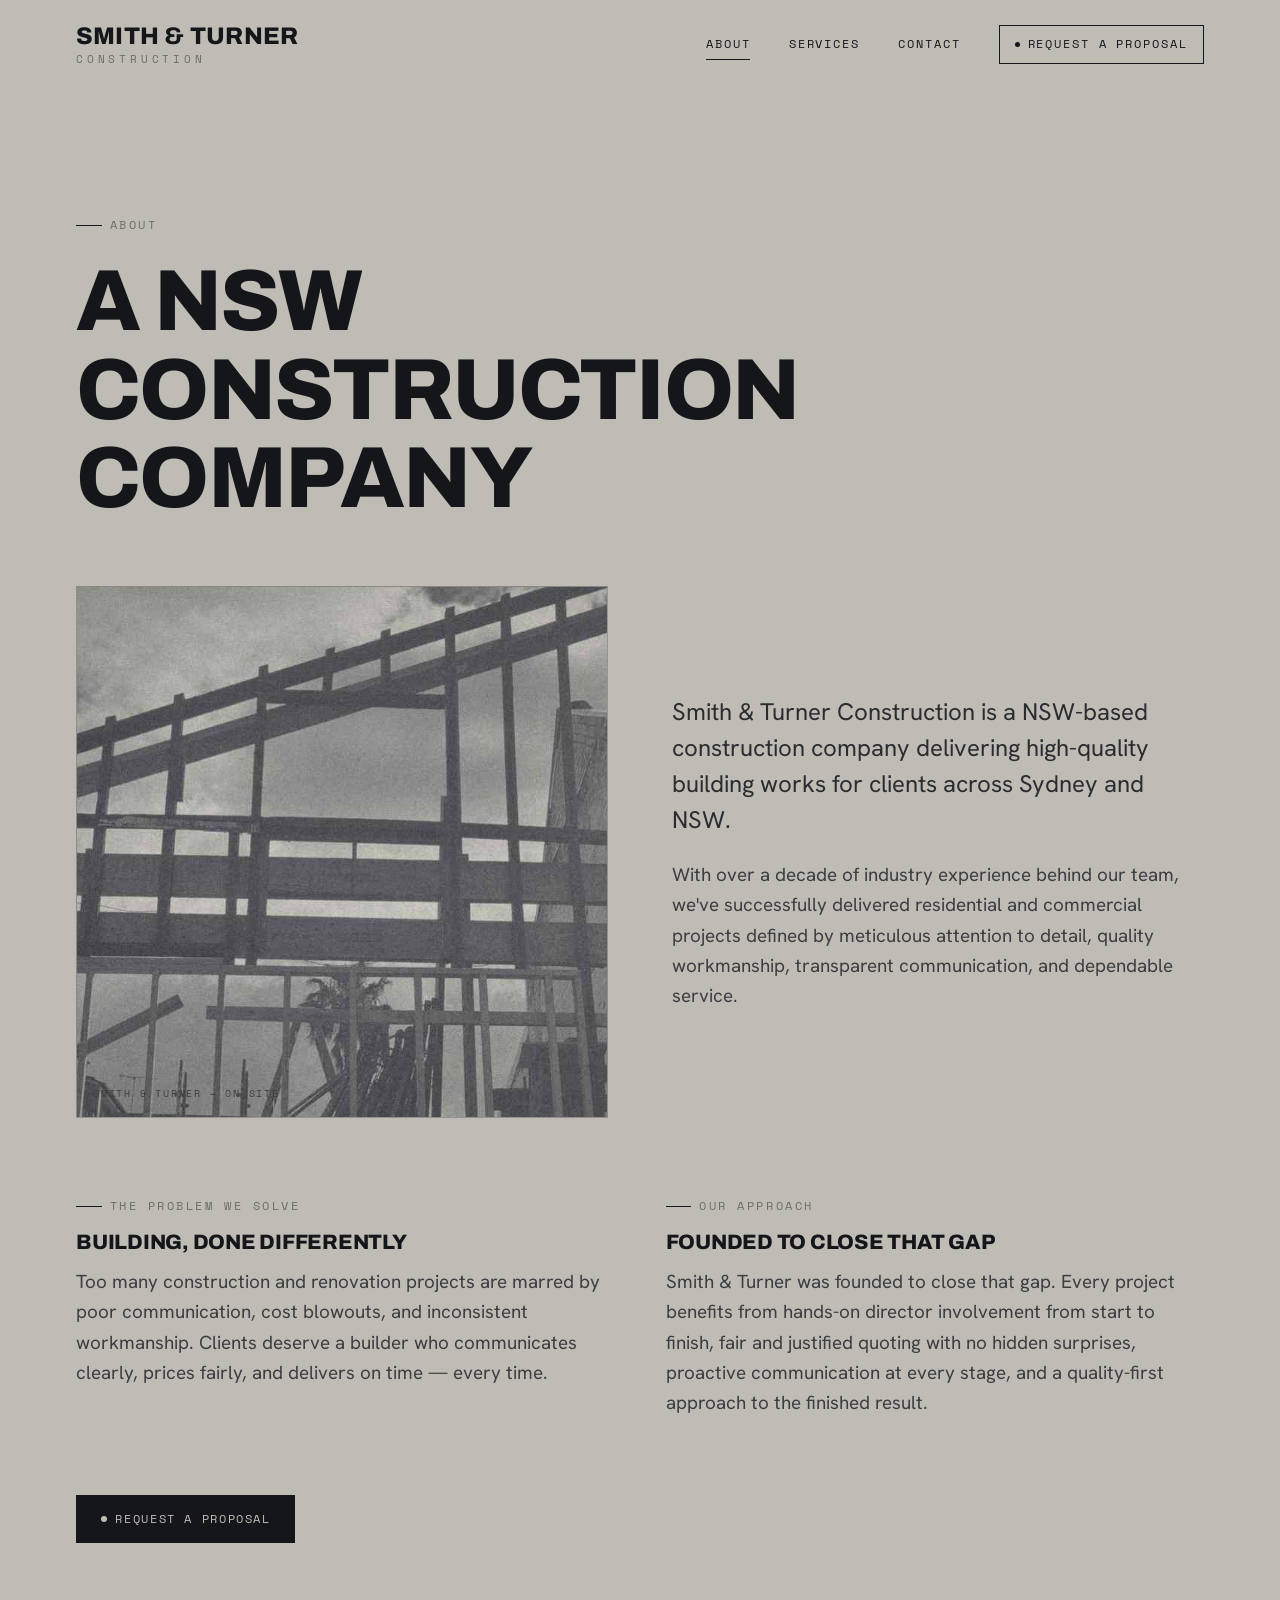
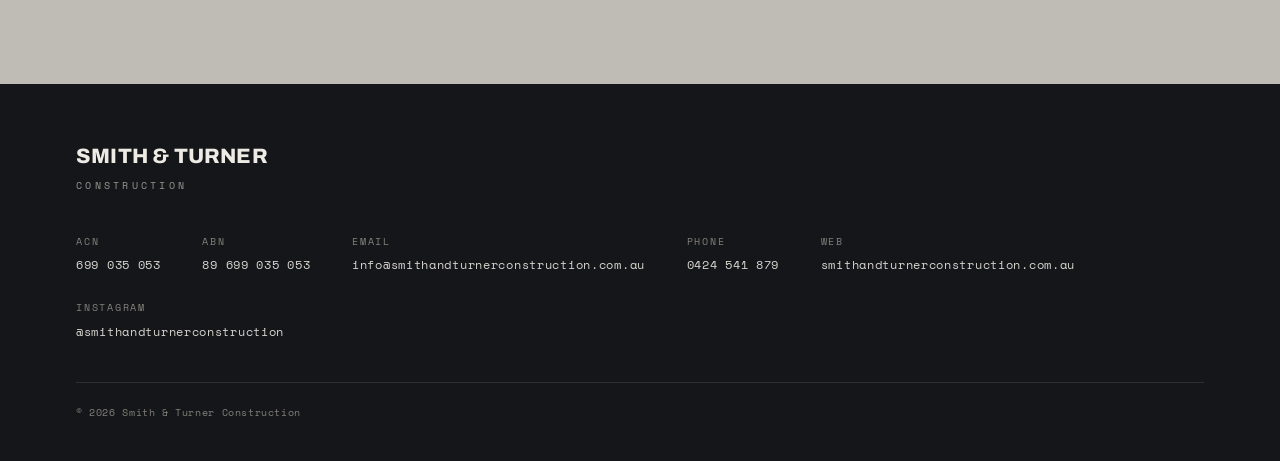
<file: about.html>
<!DOCTYPE html>
<html lang="en-AU">
<head>
<meta charset="UTF-8">
<meta name="viewport" content="width=device-width, initial-scale=1">
<title>About — Smith &amp; Turner Construction | Sydney &amp; NSW</title>
<link rel="icon" href="/favicon.ico" sizes="any">
<link rel="icon" type="image/svg+xml" href="/favicon.svg">
<link rel="apple-touch-icon" href="/apple-touch-icon.png">
<meta name="description" content="Smith &amp; Turner Construction is a NSW-based construction company delivering high-quality building works for clients across Sydney and NSW.">
<meta name="theme-color" content="#BEBCB5">
<link rel="preconnect" href="https://fonts.googleapis.com">
<link rel="preconnect" href="https://fonts.gstatic.com" crossorigin>
<link href="https://fonts.googleapis.com/css2?family=Archivo:wght@600;700;800;900&family=Hanken+Grotesk:wght@300;400;500&family=Space+Mono:wght@400;700&display=swap" rel="stylesheet">
<link rel="stylesheet" href="assets/lux.css">
</head>
<body>
<div class="progress"><div class="progress__bar"></div></div>

<header class="hd">
  <div class="wrap hd__in">
    <a class="brand" href="index.html" aria-label="Smith and Turner Construction">
      <span class="brand__n">Smith &amp; Turner</span>
      <span class="brand__s">Construction</span>
    </a>
    <nav class="nav" aria-label="Primary">
      <div class="nav__links">
        <a href="about.html" aria-current="page">About</a>
        <a href="services.html">Services</a>
        <a href="index.html#contact">Contact</a>
      </div>
      <a class="nav__cta" href="index.html#contact"><span class="dot"></span>Request a proposal</a>
    </nav>
    <button class="burger" aria-label="Open menu" aria-expanded="false"><span></span><span></span><span></span></button>
  </div>
</header>
<div class="mnav">
  <a href="about.html">About <span class="i">01</span></a>
  <a href="services.html">Services <span class="i">02</span></a>
  <a href="index.html#contact">Contact <span class="i">03</span></a>
  <a class="mcta" href="index.html#contact">Request a proposal</a>
</div>

<main>
  <section class="section section--first" aria-label="About">
    <div class="wrap">
      <div class="page-intro reveal">
        <p class="label">About</p>
        <h1>A NSW construction company</h1>
      </div>

      <div class="about-intro" style="margin-top:clamp(2.5rem,5vw,4.5rem)">
        <div class="about__stage reveal">
          <span class="about__ph ph-about" role="img" aria-label="Smith and Turner project on site"></span>
          <span class="cap">Smith &amp; Turner — on site</span>
        </div>
        <div class="reveal">
          <p class="lead">Smith &amp; Turner Construction is a NSW-based construction company delivering high-quality building works for clients across Sydney and NSW.</p>
          <p style="margin-top:1.4rem">With over a decade of industry experience behind our team, we've successfully delivered residential and commercial projects defined by meticulous attention to detail, quality workmanship, transparent communication, and dependable service.</p>
        </div>
      </div>

      <div class="about-detail">
        <div class="reveal">
          <p class="label">The problem we solve</p>
          <h3>Building, done differently</h3>
          <p>Too many construction and renovation projects are marred by poor communication, cost blowouts, and inconsistent workmanship. Clients deserve a builder who communicates clearly, prices fairly, and delivers on time — every time.</p>
        </div>
        <div class="reveal">
          <p class="label">Our approach</p>
          <h3>Founded to close that gap</h3>
          <p>Smith &amp; Turner was founded to close that gap. Every project benefits from hands-on director involvement from start to finish, fair and justified quoting with no hidden surprises, proactive communication at every stage, and a quality-first approach to the finished result.</p>
        </div>
      </div>

      <div class="reveal" style="margin-top:clamp(3rem,6vw,5rem)">
        <a class="btn btn--solid" href="index.html#contact"><span class="dot"></span>Request a proposal</a>
      </div>
    </div>
  </section>
</main>

<footer class="foot">
  <div class="wrap">
    <div class="foot__row">
      <div class="foot__brand"><span class="brand__n">Smith &amp; Turner</span><span class="brand__s">Construction</span></div>
      <div class="foot__reg">
        <div><span class="k">ACN</span><span class="v">699 035 053</span></div>
        <div><span class="k">ABN</span><span class="v">89 699 035 053</span></div>
        <div><span class="k">Email</span><a class="v" href="mailto:info@smithandturnerconstruction.com.au">info@smithandturnerconstruction.com.au</a></div>
        <div><span class="k">Phone</span><a class="v" href="tel:0424541879">0424 541 879</a></div>
        <div><span class="k">Web</span><a class="v" href="https://www.smithandturnerconstruction.com.au">smithandturnerconstruction.com.au</a></div>
        <div><span class="k">Instagram</span><a class="v" href="https://www.instagram.com/smithandturnerconstruction" target="_blank" rel="noopener">@smithandturnerconstruction</a></div>
      </div>
    </div>
    <div class="foot__base">&copy; <span data-year>2026</span> Smith &amp; Turner Construction</div>
  </div>
</footer>
<script src="assets/lux.js"></script>
</body>
</html>
</file>
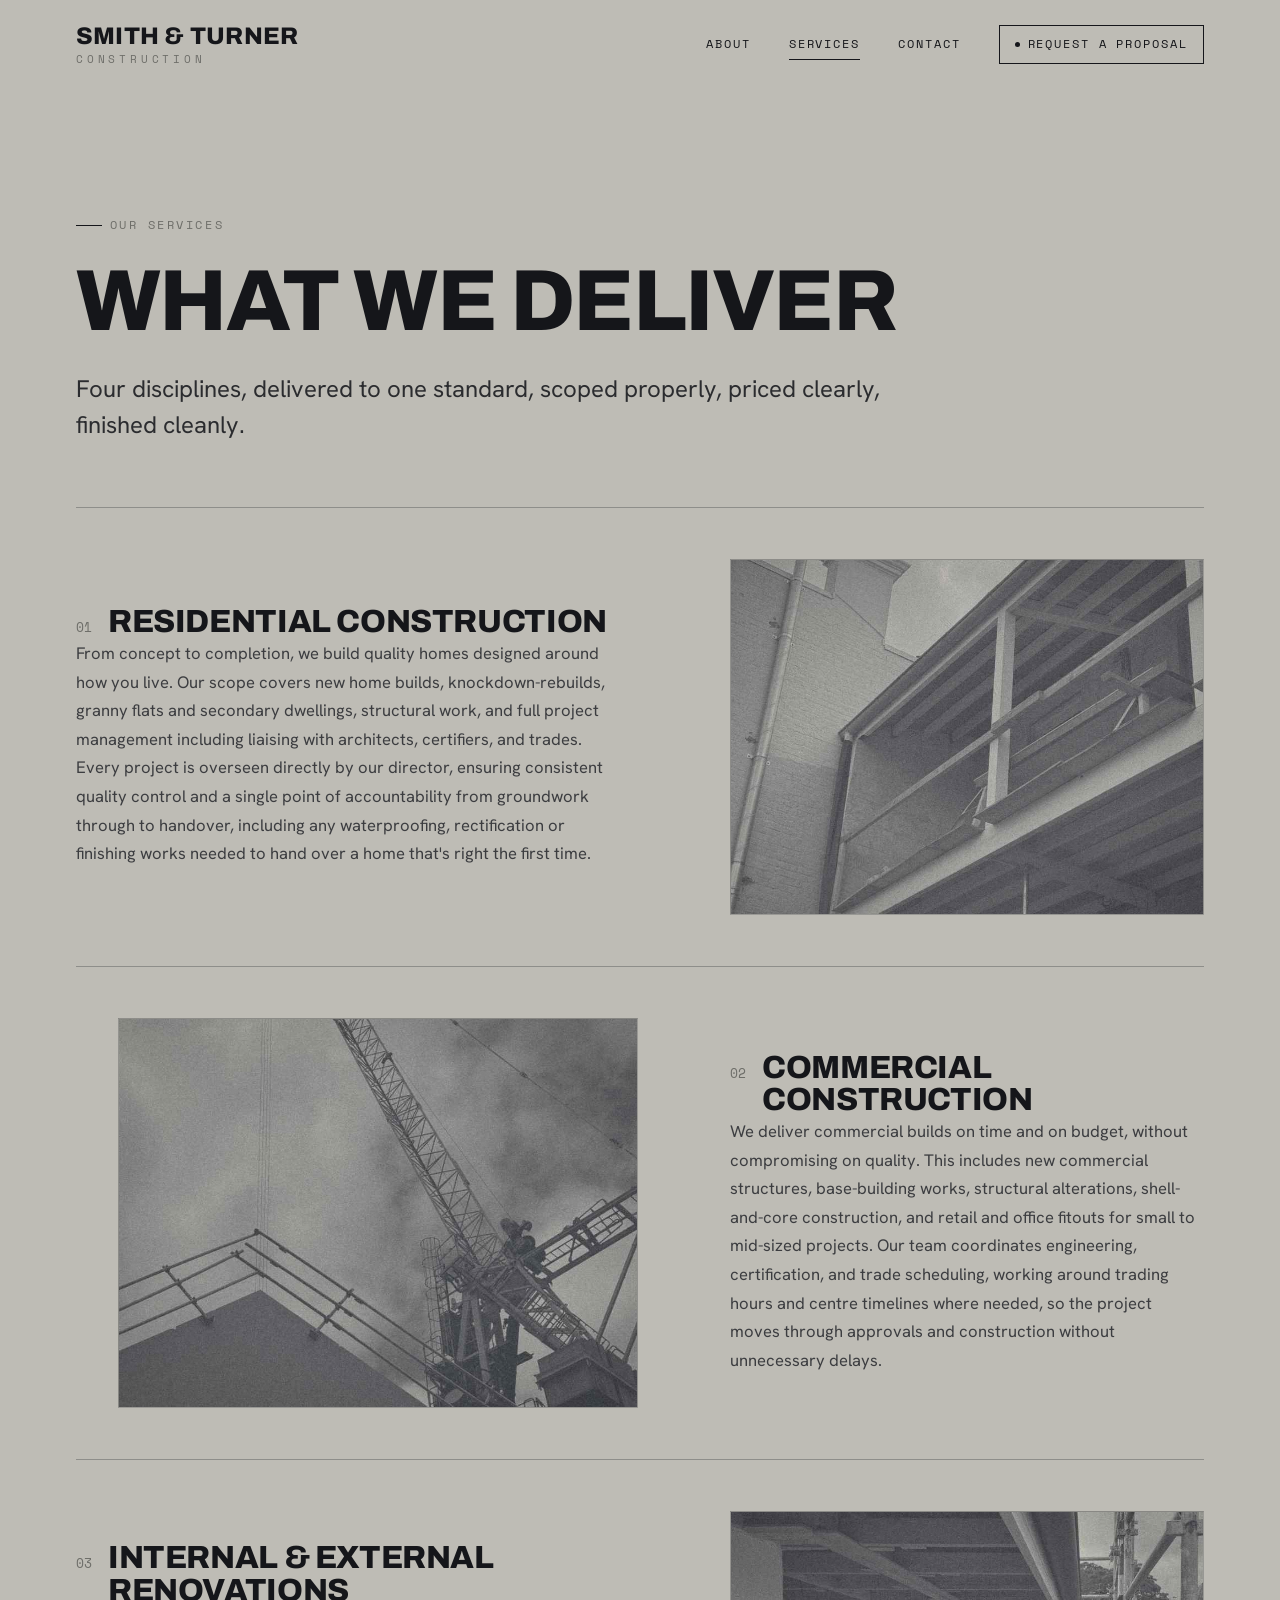
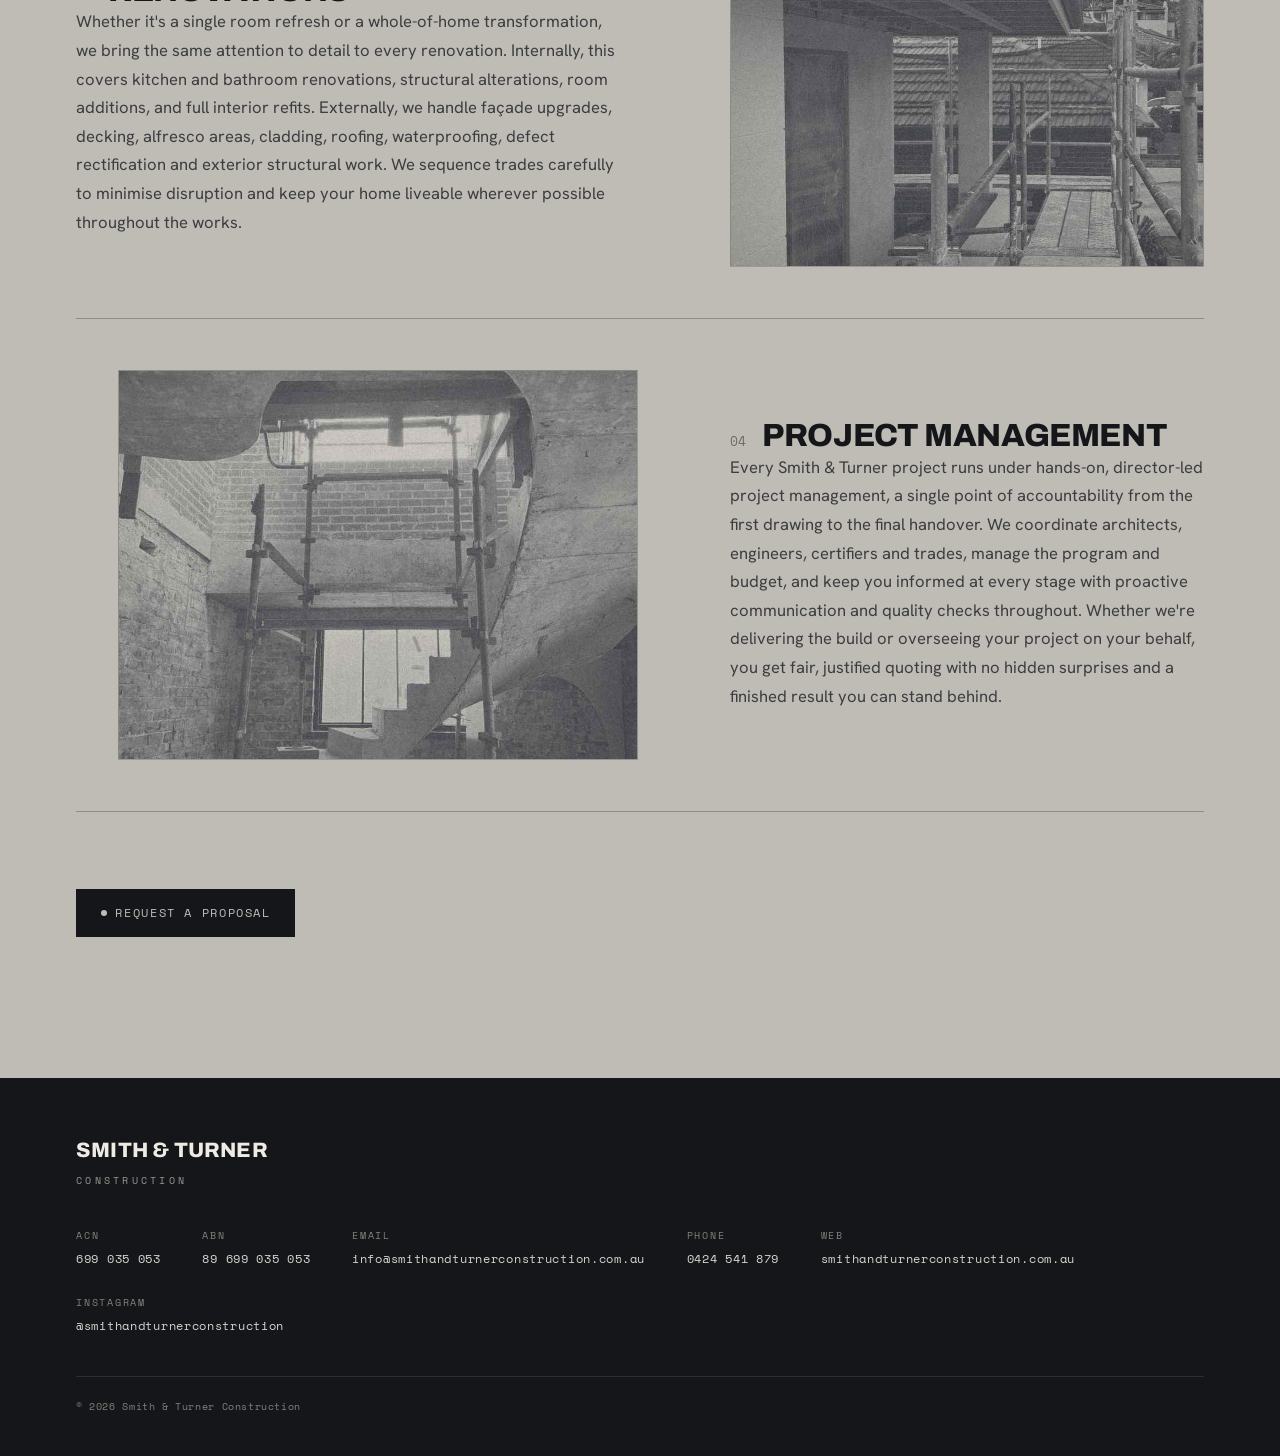
<file: services.html>
<!DOCTYPE html>
<html lang="en-AU">
<head>
<meta charset="UTF-8">
<meta name="viewport" content="width=device-width, initial-scale=1">
<title>Services — Smith &amp; Turner Construction | Sydney &amp; NSW</title>
<link rel="icon" href="/favicon.ico" sizes="any">
<link rel="icon" type="image/svg+xml" href="/favicon.svg">
<link rel="apple-touch-icon" href="/apple-touch-icon.png">
<meta name="description" content="Residential and commercial construction, renovations, and hands-on project management across Sydney and NSW.">
<meta name="theme-color" content="#BEBCB5">
<link rel="preconnect" href="https://fonts.googleapis.com">
<link rel="preconnect" href="https://fonts.gstatic.com" crossorigin>
<link href="https://fonts.googleapis.com/css2?family=Archivo:wght@600;700;800;900&family=Hanken+Grotesk:wght@300;400;500&family=Space+Mono:wght@400;700&display=swap" rel="stylesheet">
<link rel="stylesheet" href="assets/lux.css">
</head>
<body>
<div class="progress"><div class="progress__bar"></div></div>

<header class="hd">
  <div class="wrap hd__in">
    <a class="brand" href="index.html" aria-label="Smith and Turner Construction">
      <span class="brand__n">Smith &amp; Turner</span>
      <span class="brand__s">Construction</span>
    </a>
    <nav class="nav" aria-label="Primary">
      <div class="nav__links">
        <a href="about.html">About</a>
        <a href="services.html" aria-current="page">Services</a>
        <a href="index.html#contact">Contact</a>
      </div>
      <a class="nav__cta" href="index.html#contact"><span class="dot"></span>Request a proposal</a>
    </nav>
    <button class="burger" aria-label="Open menu" aria-expanded="false"><span></span><span></span><span></span></button>
  </div>
</header>
<div class="mnav">
  <a href="about.html">About <span class="i">01</span></a>
  <a href="services.html">Services <span class="i">02</span></a>
  <a href="index.html#contact">Contact <span class="i">03</span></a>
  <a class="mcta" href="index.html#contact">Request a proposal</a>
</div>

<main>
  <section class="section section--first" aria-label="Our services">
    <div class="wrap">
      <div class="page-intro reveal">
        <p class="label">Our Services</p>
        <h1>What we deliver</h1>
        <p class="lead">Four disciplines, delivered to one standard, scoped properly, priced clearly, finished cleanly.</p>
      </div>

      <div class="svc-list" style="margin-top:clamp(2.5rem,5vw,4.5rem)">

        <div class="svc-item reveal" id="residential">
          <div class="svc-item__text">
            <div class="svc-item__head"><span class="svc-item__no">01</span><h3 class="svc-item__name">Residential construction</h3></div>
            <p class="svc-item__desc">From concept to completion, we build quality homes designed around how you live. Our scope covers new home builds, knockdown-rebuilds, granny flats and secondary dwellings, structural work, and full project management including liaising with architects, certifiers, and trades. Every project is overseen directly by our director, ensuring consistent quality control and a single point of accountability from groundwork through to handover, including any waterproofing, rectification or finishing works needed to hand over a home that's right the first time.</p>
          </div>
          <div class="svc-item__img"><span class="svc-ph ph-residential" role="img" aria-label="residential"></span></div>
        </div>

        <div class="svc-item reveal" id="commercial">
          <div class="svc-item__text">
            <div class="svc-item__head"><span class="svc-item__no">02</span><h3 class="svc-item__name">Commercial construction</h3></div>
            <p class="svc-item__desc">We deliver commercial builds on time and on budget, without compromising on quality. This includes new commercial structures, base-building works, structural alterations, shell-and-core construction, and retail and office fitouts for small to mid-sized projects. Our team coordinates engineering, certification, and trade scheduling, working around trading hours and centre timelines where needed, so the project moves through approvals and construction without unnecessary delays.</p>
          </div>
          <div class="svc-item__img"><span class="svc-ph ph-commercial" role="img" aria-label="commercial"></span></div>
        </div>

        <div class="svc-item reveal" id="renovations">
          <div class="svc-item__text">
            <div class="svc-item__head"><span class="svc-item__no">03</span><h3 class="svc-item__name">Internal &amp; external renovations</h3></div>
            <p class="svc-item__desc">Whether it's a single room refresh or a whole-of-home transformation, we bring the same attention to detail to every renovation. Internally, this covers kitchen and bathroom renovations, structural alterations, room additions, and full interior refits. Externally, we handle façade upgrades, decking, alfresco areas, cladding, roofing, waterproofing, defect rectification and exterior structural work. We sequence trades carefully to minimise disruption and keep your home liveable wherever possible throughout the works.</p>
          </div>
          <div class="svc-item__img"><span class="svc-ph ph-renovations2" role="img" aria-label="renovations"></span></div>
        </div>

        <div class="svc-item reveal" id="project-management">
          <div class="svc-item__text">
            <div class="svc-item__head"><span class="svc-item__no">04</span><h3 class="svc-item__name">Project management</h3></div>
            <p class="svc-item__desc">Every Smith &amp; Turner project runs under hands-on, director-led project management, a single point of accountability from the first drawing to the final handover. We coordinate architects, engineers, certifiers and trades, manage the program and budget, and keep you informed at every stage with proactive communication and quality checks throughout. Whether we're delivering the build or overseeing your project on your behalf, you get fair, justified quoting with no hidden surprises and a finished result you can stand behind.</p>
          </div>
          <div class="svc-item__img"><span class="svc-ph ph-project-management" role="img" aria-label="project management"></span></div>
        </div>

      </div>

      <div class="reveal" style="margin-top:clamp(3rem,6vw,5rem)">
        <a class="btn btn--solid" href="index.html#contact"><span class="dot"></span>Request a proposal</a>
      </div>
    </div>
  </section>
</main>

<footer class="foot">
  <div class="wrap">
    <div class="foot__row">
      <div class="foot__brand"><span class="brand__n">Smith &amp; Turner</span><span class="brand__s">Construction</span></div>
      <div class="foot__reg">
        <div><span class="k">ACN</span><span class="v">699 035 053</span></div>
        <div><span class="k">ABN</span><span class="v">89 699 035 053</span></div>
        <div><span class="k">Email</span><a class="v" href="mailto:info@smithandturnerconstruction.com.au">info@smithandturnerconstruction.com.au</a></div>
        <div><span class="k">Phone</span><a class="v" href="tel:0424541879">0424 541 879</a></div>
        <div><span class="k">Web</span><a class="v" href="https://www.smithandturnerconstruction.com.au">smithandturnerconstruction.com.au</a></div>
        <div><span class="k">Instagram</span><a class="v" href="https://www.instagram.com/smithandturnerconstruction" target="_blank" rel="noopener">@smithandturnerconstruction</a></div>
      </div>
    </div>
    <div class="foot__base">&copy; <span data-year>2026</span> Smith &amp; Turner Construction</div>
  </div>
</footer>
<script src="assets/lux.js"></script>
</body>
</html>
</file>
<file: assets/lux.css>
/* =====================================================================
   SMITH & TURNER — Concrete / black monochrome theme
   Light concrete-grey field, black architectural type, black wireframe.
   No chromatic accent — tonal greys only. Calm, gallery-like.
   ===================================================================== */

:root{
  --concrete:#BEBCB5;        /* main page field */
  --concrete-2:#C8C6BF;      /* lighter panel */
  --concrete-3:#B0AEA6;      /* darker band */
  --ink:#15161A;             /* near-black text / lines */
  --ink-soft:#3C3D40;        /* secondary text */
  --steel:#6E6E69;           /* muted labels */
  --hair:rgba(21,22,26,.16); /* hairline on concrete */
  --hair-2:rgba(21,22,26,.28);
  --display:'Archivo',system-ui,sans-serif;
  --body:'Hanken Grotesk',system-ui,sans-serif;
  --mono:'Space Mono',ui-monospace,monospace;
  --wrap:1240px;
  --ease:cubic-bezier(.22,1,.36,1);
}

*{box-sizing:border-box;margin:0;padding:0}
html{scroll-behavior:smooth;-webkit-text-size-adjust:100%}
body{font-family:var(--body);background:var(--concrete);color:var(--ink-soft);line-height:1.6;font-weight:400;-webkit-font-smoothing:antialiased;overflow-x:hidden}
img{max-width:100%;display:block}
a{color:inherit;text-decoration:none}
::selection{background:var(--ink);color:var(--concrete)}

.wrap{width:100%;max-width:var(--wrap);margin-inline:auto;padding-inline:clamp(1.25rem,5vw,3.5rem)}

:root{
  --t-eyebrow:.72rem;
  --t-body:clamp(1rem,.96rem + .3vw,1.18rem);
  --t-lead:clamp(1.15rem,1.05rem + .6vw,1.5rem);
  --h4:clamp(1.05rem,1rem + .4vw,1.3rem);
  --h3:clamp(1.4rem,1.2rem + 1vw,2.1rem);
  --h2:clamp(2.1rem,1.6rem + 2.6vw,4rem);
  --h1:clamp(2.7rem,1.9rem + 4.4vw,6.6rem);
}

h1,h2,h3,h4{font-family:var(--display);font-weight:800;line-height:1.02;letter-spacing:-.012em;text-transform:uppercase;color:var(--ink)}
p{font-size:var(--t-body);color:var(--ink-soft);max-width:62ch}
.lead{font-size:var(--t-lead);color:#2b2c2f;line-height:1.5;font-weight:400}

/* labels */
.label{font-family:var(--mono);font-size:var(--t-eyebrow);letter-spacing:.22em;text-transform:uppercase;color:var(--steel);display:inline-flex;align-items:center;gap:.7em}
.label::before{content:"";width:1.6rem;height:1px;background:var(--ink)}
.label--ondark{color:var(--steel)} /* legacy hook — same in monochrome */

/* progress */
.progress{position:fixed;top:0;left:0;height:2px;width:100%;z-index:120;background:transparent}
.progress__bar{height:100%;width:0;background:var(--ink);transform-origin:left;transform:scaleX(0)}

/* header */
.hd{position:fixed;inset:0 0 auto 0;z-index:100;transition:background .5s var(--ease),backdrop-filter .5s var(--ease),border-color .5s}
.hd__in{display:flex;align-items:center;justify-content:space-between;padding-block:1.5rem;border-bottom:1px solid transparent;transition:padding .4s var(--ease)}
.hd.scrolled{background:rgba(190,188,181,.78);backdrop-filter:blur(14px) saturate(1.1)}
.hd.scrolled .hd__in{padding-block:.95rem;border-color:var(--hair)}
.brand{display:flex;flex-direction:column;line-height:1}
.brand__n{font-family:var(--display);font-weight:800;text-transform:uppercase;letter-spacing:.02em;font-size:1.06rem;color:var(--ink)}
.brand__s{font-family:var(--mono);font-size:.6rem;letter-spacing:.34em;text-transform:uppercase;color:var(--steel);margin-top:.32rem}
.nav{display:flex;align-items:center;gap:clamp(1.4rem,3vw,2.8rem)}
.nav__links{display:flex;gap:clamp(1.4rem,3vw,2.6rem)}
.nav a{font-family:var(--mono);font-size:.74rem;letter-spacing:.16em;text-transform:uppercase;color:var(--ink);position:relative;transition:opacity .3s}
.nav a::after{content:"";position:absolute;left:0;bottom:-6px;height:1px;width:0;background:var(--ink);transition:width .4s var(--ease)}
.nav a:hover::after{width:100%}
.nav__cta{display:inline-flex;align-items:center;gap:.6em;font-family:var(--mono);font-size:.72rem;letter-spacing:.14em;text-transform:uppercase;padding:.75em 1.3em;border:1px solid var(--ink);color:var(--ink);border-radius:0;transition:background .4s,color .4s,transform .4s}
.nav__cta:hover{background:var(--ink);color:var(--concrete);transform:translateY(-1px)}
.nav__cta .dot{width:5px;height:5px;border-radius:50%;background:currentColor}
.burger{display:none;flex-direction:column;gap:5px;background:none;border:0;cursor:pointer;padding:6px}
.burger span{width:24px;height:1.5px;background:var(--ink);transition:.35s var(--ease)}

/* mobile menu */
.mnav{position:fixed;inset:0;z-index:99;background:var(--concrete);display:flex;flex-direction:column;justify-content:center;gap:1rem;padding:2rem clamp(1.5rem,6vw,3rem);opacity:0;visibility:hidden;transform:translateY(-12px);transition:.5s var(--ease)}
.mnav.open{opacity:1;visibility:visible;transform:none}
.mnav a{font-family:var(--display);font-weight:800;text-transform:uppercase;font-size:clamp(2rem,9vw,3.2rem);color:var(--ink);display:flex;justify-content:space-between;align-items:baseline;padding-block:.4rem;border-bottom:1px solid var(--hair)}
.mnav a .i{font-family:var(--mono);font-size:.8rem;color:var(--steel)}
.mnav .mcta{margin-top:1.5rem;align-self:flex-start;border:1px solid var(--ink);color:var(--ink);border-radius:0;padding:.9em 1.8em;font-family:var(--mono);font-size:.8rem;letter-spacing:.14em;text-transform:uppercase}

/* buttons — solid black / black outline (square, architectural) */
.btn{display:inline-flex;align-items:center;gap:.7em;font-family:var(--mono);font-size:.78rem;letter-spacing:.13em;text-transform:uppercase;padding:1.05em 1.9em;border-radius:0;border:1px solid var(--ink);cursor:pointer;transition:transform .45s var(--ease),background .45s,color .45s}
.btn .dot{width:6px;height:6px;border-radius:50%;background:currentColor;transition:transform .45s var(--ease)}
.btn:hover{transform:translateY(-2px)}
.btn:hover .dot{transform:scale(1.6)}
.btn--solid,.btn--amber{background:var(--ink);color:var(--concrete)}
.btn--solid:hover,.btn--amber:hover{background:#000}
.btn--line,.btn--line-light,.btn--ink{background:transparent;color:var(--ink)}
.btn--line:hover,.btn--line-light:hover,.btn--ink:hover{background:var(--ink);color:var(--concrete)}

/* =================== HERO =================== */
.hero{position:relative;min-height:100svh;background:
  radial-gradient(130% 100% at 72% 38%, #C8C6BF 0%, #BEBCB5 45%, #ADABA3 100%);
  color:var(--ink);display:flex;align-items:center;overflow:hidden}
#hero-gl{position:absolute;inset:0;width:100%;height:100%;z-index:1;display:block}
.hero__grain{position:absolute;inset:0;z-index:2;pointer-events:none;opacity:.08;mix-blend-mode:soft-light;background-image:url("data:image/svg+xml,%3Csvg xmlns='http://www.w3.org/2000/svg' width='160' height='160'%3E%3Cfilter id='n'%3E%3CfeTurbulence type='fractalNoise' baseFrequency='0.8' numOctaves='2' stitchTiles='stitch'/%3E%3CfeColorMatrix type='saturate' values='0'/%3E%3C/filter%3E%3Crect width='100%25' height='100%25' filter='url(%23n)'/%3E%3C/svg%3E")}
.hero__fallback{position:absolute;inset:0;z-index:1;display:flex;align-items:center;justify-content:flex-end;padding-right:6vw;opacity:.85}
.hero__fallback svg{width:min(54vw,620px);height:auto}
.hero__vign{position:absolute;inset:0;z-index:2;pointer-events:none;background:
  linear-gradient(90deg,rgba(190,188,181,.85) 0%,rgba(190,188,181,.35) 38%,transparent 62%),
  linear-gradient(180deg,transparent 60%,rgba(160,158,150,.5) 100%)}
.hero__in{position:relative;z-index:3;width:100%;padding-top:7rem;padding-bottom:4rem}
.hero__eyebrow{margin-bottom:2rem;opacity:0;transform:translateY(14px);transition:.9s var(--ease) .2s}
.hero h1{font-size:var(--h1);max-width:15ch;letter-spacing:-.02em}
.hero h1 .ln{display:block;overflow:hidden}
.hero h1 .ln > span{display:block;transform:translateY(110%);transition:transform 1.1s var(--ease)}
.hero h1 em{font-style:normal;color:#7E7A70;text-shadow:0 0 22px rgba(232,229,222,.32)} /* muted taupe, blended */
.hero__sub{margin-top:2rem;max-width:44ch;color:#26272a;font-size:var(--t-lead);font-weight:400;line-height:1.5;opacity:0;transform:translateY(16px);transition:1s var(--ease) .7s}
.hero__cta{margin-top:2.8rem;display:flex;flex-wrap:wrap;gap:1rem;opacity:0;transform:translateY(16px);transition:1s var(--ease) .9s}
.hero.in .hero__eyebrow,.hero.in .hero__sub,.hero.in .hero__cta{opacity:1;transform:none}
.hero.in h1 .ln > span{transform:none}
.hero.in h1 .ln:nth-child(2) > span{transition-delay:.12s}
.hero.in h1 .ln:nth-child(3) > span{transition-delay:.24s}
.scroll-cue{position:absolute;left:50%;bottom:2rem;transform:translateX(-50%);z-index:3;font-family:var(--mono);font-size:.62rem;letter-spacing:.3em;text-transform:uppercase;color:var(--ink-soft);display:flex;flex-direction:column;align-items:center;gap:.7rem;opacity:0;transition:opacity 1s ease 1.4s}
.hero.in .scroll-cue{opacity:1}
.scroll-cue .line{width:1px;height:40px;background:linear-gradient(var(--ink),transparent);animation:cue 2.4s var(--ease) infinite}
@keyframes cue{0%{transform:scaleY(0);transform-origin:top}45%{transform:scaleY(1);transform-origin:top}55%{transform:scaleY(1);transform-origin:bottom}100%{transform:scaleY(0);transform-origin:bottom}}

/* =================== SECTIONS =================== */
.section{padding-block:clamp(5rem,11vw,10rem)}
.section--dark{background:var(--concrete-3)}      /* legacy hook -> darker concrete band */
.section--paper{background:var(--concrete-2)}     /* lighter panel */
.section--mute{background:var(--concrete-2)}

.reveal{opacity:0;transform:translateY(42px);filter:blur(10px);transition:opacity 1.1s var(--ease),transform 1.1s var(--ease),filter 1.1s var(--ease)}
.reveal.in{opacity:1;transform:none;filter:none}
[data-stagger] > *{opacity:0;transform:translateY(38px);filter:blur(8px);transition:opacity 1s var(--ease),transform 1s var(--ease),filter 1s var(--ease)}
[data-stagger].in > *{opacity:1;transform:none;filter:none}
[data-stagger].in > *:nth-child(2){transition-delay:.09s}
[data-stagger].in > *:nth-child(3){transition-delay:.18s}
[data-stagger].in > *:nth-child(4){transition-delay:.27s}
[data-stagger].in > *:nth-child(5){transition-delay:.36s}

.sec-head{max-width:64rem;margin-bottom:clamp(2.5rem,5vw,4.5rem)}
.sec-head .label{margin-bottom:1.6rem}
.sec-head h2{font-size:var(--h2)}
.sec-head .lead{margin-top:1.6rem}

/* services */
.svc{border-top:1px solid var(--hair-2)}
.svc__row{display:grid;gap:.4rem 2rem;padding-block:clamp(1.8rem,3.5vw,2.8rem);border-bottom:1px solid var(--hair-2);grid-template-columns:auto 1fr;align-items:baseline;transition:padding .5s var(--ease)}
@media(min-width:860px){.svc__row{grid-template-columns:5rem 22rem 1fr}}
.svc__no{font-family:var(--mono);font-size:.8rem;color:var(--steel)}
.svc__name{font-family:var(--display);font-weight:800;text-transform:uppercase;font-size:var(--h3);color:var(--ink);transition:transform .5s var(--ease)}
.svc__desc{color:var(--ink-soft);max-width:48ch;font-size:1.02rem}
.svc__row:hover .svc__name{transform:translateX(10px)}
@media(max-width:859px){.svc__desc{grid-column:1/-1;margin-top:.6rem}}

/* statement */
.statement{max-width:30ch}
.statement h2{font-size:clamp(2.3rem,1.6rem + 3.4vw,5rem);line-height:1.03}
.statement .em{opacity:.45} /* tonal emphasis */
.values{margin-top:clamp(2.5rem,5vw,4rem);display:grid;gap:2.4rem}
@media(min-width:760px){.values{grid-template-columns:repeat(3,1fr);gap:3rem}}
.value h4{font-size:var(--h4);margin-bottom:.7rem}
.value .vno{font-family:var(--mono);font-size:.72rem;letter-spacing:.18em;color:var(--steel);display:block;margin-bottom:1rem}
.value p{font-size:1rem;color:var(--ink-soft)}

/* about + 3D stage */
.about{display:grid;gap:clamp(2.5rem,6vw,5rem);align-items:center}
@media(min-width:960px){.about{grid-template-columns:1fr 1fr}}
.about__stage{position:relative;aspect-ratio:1/1;overflow:hidden;background:
  linear-gradient(160deg,#C9C7C0 0%,#B4B2AA 100%);border:1px solid var(--hair-2)}
.about__stage canvas{position:absolute;inset:0;width:100%;height:100%;display:block}
.about__stage .cap{position:absolute;left:1rem;bottom:1rem;z-index:2;font-family:var(--mono);font-size:.62rem;letter-spacing:.18em;text-transform:uppercase;color:var(--ink-soft)}
.about__grid{position:absolute;inset:0;z-index:1;opacity:.5;background-image:linear-gradient(var(--hair) 1px,transparent 1px),linear-gradient(90deg,var(--hair) 1px,transparent 1px);background-size:38px 38px;mask-image:radial-gradient(120% 120% at 50% 40%,#000 30%,transparent 78%)}
.about__body .blk{margin-top:2.4rem}
.about__body .blk:first-child{margin-top:0}
.about__body .blk h3{font-size:var(--h4);margin-bottom:.8rem}
.about__body .blk .label{margin-bottom:1rem}

/* what we do */
.wwd{display:grid;gap:0;border-top:1px solid var(--hair-2)}
.wwd li{list-style:none;display:flex;align-items:center;gap:1.2rem;padding-block:1.15rem;border-bottom:1px solid var(--hair-2);font-size:var(--t-lead);font-weight:400;color:var(--ink)}
.wwd li .x{font-family:var(--mono);font-size:.85rem;color:var(--ink)}

/* consultation form */
.consult{display:grid;gap:clamp(2.5rem,6vw,5rem)}
@media(min-width:960px){.consult{grid-template-columns:.9fr 1.1fr}}
.form{display:grid;gap:1.5rem}
.f-row{display:grid;gap:1.5rem}
@media(min-width:560px){.f-row{grid-template-columns:1fr 1fr}}
.field{display:grid;gap:.55rem}
.field label{font-family:var(--mono);font-size:.68rem;letter-spacing:.14em;text-transform:uppercase;color:var(--steel)}
.field label .req{color:var(--ink)}
.field input,.field select,.field textarea{background:transparent;border:0;border-bottom:1px solid var(--hair-2);color:var(--ink);font-family:var(--body);font-size:1.05rem;padding:.7rem 0;transition:border-color .4s}
.field textarea{resize:vertical;min-height:120px}
.field select option{color:#111}
.field input::placeholder,.field textarea::placeholder{color:#6a6a64}
.field input:focus,.field select:focus,.field textarea:focus{outline:none;border-color:var(--ink)}
.field .err{display:none;font-family:var(--mono);font-size:.66rem;letter-spacing:.04em;color:#7a2e2e}
.field.invalid input,.field.invalid select,.field.invalid textarea{border-color:#7a2e2e}
.field.invalid .err{display:block}
.form__note{font-family:var(--mono);font-size:.66rem;letter-spacing:.04em;color:var(--steel)}
.form__ok{display:none;border:1px solid var(--ink);padding:2rem;background:rgba(21,22,26,.05)}
.form__ok.show{display:block}
.form__ok h3{font-size:var(--h4);margin-bottom:.6rem}
.consult__aside{display:grid;gap:1.8rem;align-content:start}
.consult__aside .blk{padding-bottom:1.6rem;border-bottom:1px solid var(--hair-2)}
.consult__aside .blk h4{font-family:var(--mono);font-weight:400;font-size:.7rem;letter-spacing:.16em;text-transform:uppercase;color:var(--steel);margin-bottom:.7rem}
.consult__aside .big{font-family:var(--display);font-weight:800;text-transform:uppercase;font-size:clamp(1.3rem,1rem + 1.2vw,1.8rem);color:var(--ink);word-break:break-word}

/* closing */
.explore{position:relative;text-align:center;padding-block:clamp(5rem,12vw,9rem);overflow:hidden;background:var(--concrete-3)}
.explore h2{font-size:var(--h1);max-width:18ch;margin-inline:auto}
.explore h2 em{font-style:normal;opacity:.45}
.explore .lead{margin:1.8rem auto 2.6rem}
.explore__wm{position:absolute;left:50%;top:55%;transform:translate(-50%,-50%);z-index:0;width:min(90vw,1100px);opacity:.08;pointer-events:none}

/* footer — minimal: ACN / ABN / EMAIL only */
.foot{background:var(--ink);color:#b9b7b0;padding-block:3.5rem 2.5rem}
.foot__row{display:flex;flex-wrap:wrap;justify-content:space-between;gap:2.5rem;align-items:flex-end}
.foot__brand .brand__n{color:#EDEBE4;font-family:var(--display);font-weight:800;text-transform:uppercase;font-size:1.3rem;display:block}
.foot__brand .brand__s{color:#9a9890;font-family:var(--mono);font-size:.6rem;letter-spacing:.34em;text-transform:uppercase;display:block;margin-top:.32rem}
.foot__reg{display:flex;flex-wrap:wrap;gap:1.6rem 2.6rem;font-family:var(--mono);font-size:.74rem;letter-spacing:.06em}
.foot__reg .k{display:block;color:#83817a;font-size:.62rem;letter-spacing:.18em;text-transform:uppercase;margin-bottom:.4rem}
.foot__reg .v{color:#d7d5ce}
.foot__reg a.v:hover{color:#fff}
.foot__base{margin-top:2.5rem;padding-top:1.4rem;border-top:1px solid rgba(255,255,255,.1);font-family:var(--mono);font-size:.64rem;letter-spacing:.06em;color:#83817a}

/* responsive */
@media(max-width:880px){.nav__links,.nav__cta{display:none}.burger{display:flex}}
@media(prefers-reduced-motion:reduce){
  html{scroll-behavior:auto}
  .reveal,[data-stagger] > *{opacity:1!important;transform:none!important;filter:none!important;transition:none!important}
  .hero h1 .ln > span{transform:none}
  .hero__eyebrow,.hero__sub,.hero__cta{opacity:1!important;transform:none!important}
  .scroll-cue .line{animation:none}
}

/* ---- detailed services list ---- */
.svc-list{border-top:1px solid var(--hair-2)}
.svc-item{display:grid;gap:.9rem 3rem;padding-block:clamp(2rem,4vw,3.4rem);border-bottom:1px solid var(--hair-2);align-items:start}
@media(min-width:900px){.svc-item{grid-template-columns:24rem 1fr}}
.svc-item__head{display:flex;gap:1rem;align-items:baseline}
.svc-item__no{font-family:var(--mono);font-size:.8rem;color:var(--steel)}
.svc-item__name{font-family:var(--display);font-weight:800;text-transform:uppercase;font-size:var(--h3);color:var(--ink);line-height:1.02;transition:transform .5s var(--ease)}
.svc-item:hover .svc-item__name{transform:translateX(8px)}
.svc-item__desc{max-width:66ch;color:var(--ink-soft);font-size:1.04rem;line-height:1.72}

/* ---- about detail ---- */
.about-detail{display:grid;gap:clamp(2rem,4vw,3.5rem);margin-top:clamp(2.5rem,5.5vw,4.5rem)}
@media(min-width:820px){.about-detail{grid-template-columns:1fr 1fr}}
.about-detail h3,.about-do h3{font-size:var(--h4);margin-bottom:.9rem}
.about-detail .label,.about-do .label{margin-bottom:1rem}
.about-do{margin-top:clamp(2.5rem,5vw,4rem);border-top:1px solid var(--hair-2);padding-top:clamp(2rem,4vw,3rem)}
.about-do__promise{margin-top:2rem;font-size:var(--t-lead);color:var(--ink);max-width:60ch}
.about-intro{display:grid;gap:clamp(2rem,5vw,4rem);align-items:center}
@media(min-width:900px){.about-intro{grid-template-columns:1fr 1fr}}

/* =====================================================================
   v2 — logo size, multi-page, image grids, service images
   ===================================================================== */

/* larger brand/logo */
.brand__n{font-size:1.5rem;letter-spacing:.01em}
.brand__s{font-size:.66rem;letter-spacing:.36em;margin-top:.4rem}
.hd.scrolled .brand__n{font-size:1.32rem}

/* active nav item */
.nav a[aria-current="page"]{color:var(--ink)}
.nav a[aria-current="page"]::after{width:100%}

/* subpage: push first section clear of the fixed header */
.section--first{padding-top:clamp(8.5rem,10rem + 6vh,13rem)}

/* contact aside email — smaller, one line */
.consult__aside a.mail{font-family:var(--mono);font-weight:400;text-transform:none;
  font-size:clamp(.82rem,.7rem + .5vw,1.02rem);letter-spacing:.01em;color:var(--ink);line-height:1.3;word-break:normal}
.consult__aside a.mail:hover{color:#000;text-decoration:underline}

/* ---- What We Do: image grid of work areas ---- */
.workgrid{display:grid;gap:clamp(1rem,2.2vw,1.8rem);grid-template-columns:1fr}
@media(min-width:600px){.workgrid{grid-template-columns:repeat(2,1fr)}}
.work{position:relative;display:block;overflow:hidden;background:var(--concrete-3);aspect-ratio:16/10;border:1px solid var(--hair-2)}
.work img,.work .art{width:100%;height:100%;display:block;object-fit:cover;transition:transform .8s var(--ease)}
.work:hover img,.work:hover .art{transform:scale(1.045)}
.work__cap{position:absolute;left:0;right:0;bottom:0;padding:1rem 1.1rem;display:flex;align-items:baseline;gap:.7rem;
  background:linear-gradient(transparent, rgba(21,22,26,.72));color:#F2F0EA}
.work__no{font-family:var(--mono);font-size:.66rem;letter-spacing:.14em;color:#e6e4de;opacity:.75}
.work__ttl{font-family:var(--display);font-weight:700;text-transform:uppercase;font-size:clamp(.86rem,.7rem + .5vw,1.05rem);line-height:1.05}
.about-do__promise{margin-top:clamp(2rem,4vw,3rem)}

/* ---- Services page: image per service ---- */
.svc-item{grid-template-columns:1fr;gap:1.4rem}
@media(min-width:900px){.svc-item{grid-template-columns:1.05fr .95fr;gap:3.2rem;align-items:center}}
.svc-item__text{max-width:60ch}
.svc-item__img{position:relative;overflow:hidden;background:var(--concrete-3);aspect-ratio:5/4;border:1px solid var(--hair-2)}
.svc-item__img img,.svc-item__img .art{width:100%;height:100%;display:block;object-fit:cover;transition:transform .9s var(--ease)}
.svc-item:hover .svc-item__img img,.svc-item:hover .svc-item__img .art{transform:scale(1.04)}
@media(min-width:900px){.svc-item:nth-child(even) .svc-item__img{order:-1}}

/* page intro heading block */
.page-intro{max-width:60rem}
.page-intro .label{margin-bottom:1.4rem}
.page-intro h1{font-size:var(--h1);letter-spacing:-.02em}
.page-intro .lead{margin-top:1.6rem}

/* ---- v3: animated 3D artwork tiles (grainy, lighter, a touch smaller) ---- */
.work{background:linear-gradient(160deg,#CFCDC6 0%,#B4B2AB 100%)}
.svc-item__img{background:linear-gradient(160deg,#CFCDC6 0%,#B4B2AB 100%)}
canvas.art{width:100%;height:100%;display:block}
/* grainy overlay that suits the theme */
.work::after,.svc-item__img::after{
  content:"";position:absolute;inset:0;pointer-events:none;z-index:1;
  background-image:url("data:image/svg+xml,%3Csvg xmlns='http://www.w3.org/2000/svg' width='140' height='140'%3E%3Cfilter id='n'%3E%3CfeTurbulence type='fractalNoise' baseFrequency='0.85' numOctaves='2' stitchTiles='stitch'/%3E%3CfeColorMatrix type='saturate' values='0'/%3E%3C/filter%3E%3Crect width='100%25' height='100%25' filter='url(%23n)'/%3E%3C/svg%3E");
  opacity:.16;mix-blend-mode:soft-light}
.work__cap{z-index:2}
/* make the service image box a little smaller */
@media(min-width:900px){.svc-item{grid-template-columns:1.12fr .88fr}}
.svc-item__img{max-width:520px;margin-inline:auto;aspect-ratio:4/3;width:100%}

/* ===== v4: treated project photos replace the 3D graphics ===== */
html{overflow-x:hidden}
.work__ph,.svc-ph,.about__ph{position:absolute;inset:0;background-size:cover;background-position:center;z-index:0;transition:transform .8s var(--ease)}
.work:hover .work__ph{transform:scale(1.05)}
.svc-item:hover .svc-ph{transform:scale(1.04)}
.work__cap{z-index:2}
.about__stage::after{content:"";position:absolute;inset:0;z-index:1;pointer-events:none;opacity:.13;mix-blend-mode:soft-light;background-image:url("data:image/svg+xml,%3Csvg xmlns='http://www.w3.org/2000/svg' width='150' height='150'%3E%3Cfilter id='n'%3E%3CfeTurbulence type='fractalNoise' baseFrequency='0.85' numOctaves='2' stitchTiles='stitch'/%3E%3CfeColorMatrix type='saturate' values='0'/%3E%3C/filter%3E%3Crect width='100%25' height='100%25' filter='url(%23n)'/%3E%3C/svg%3E")}
.about__stage .cap{z-index:2}
.ph-residential{background-image:url("[data-uri]")}
.ph-commercial{background-image:url("[data-uri]")}
.ph-renovations{background-image:url("[data-uri]")}
.ph-renovations2{background-image:url("[data-uri]")}
.ph-project-management{background-image:url("[data-uri]")}
.ph-about{background-image:url("[data-uri]")}

/* --- mobile heading fit + hero breathing room (phone squish fix) --- */
h1,h2{overflow-wrap:break-word}
@media(max-width:560px){
  :root{--h1:clamp(1.9rem,1.1rem + 5.2vw,3.2rem)}
  .wrap{padding-inline:1.4rem}
  .hero__eyebrow{margin-bottom:1.15rem}
  .hero__sub{margin-top:1.35rem;max-width:36ch}
  .hero__cta{margin-top:1.8rem}
  .hero h1{max-width:100%}
  .page-intro h1{max-width:16ch}
}
</file>
